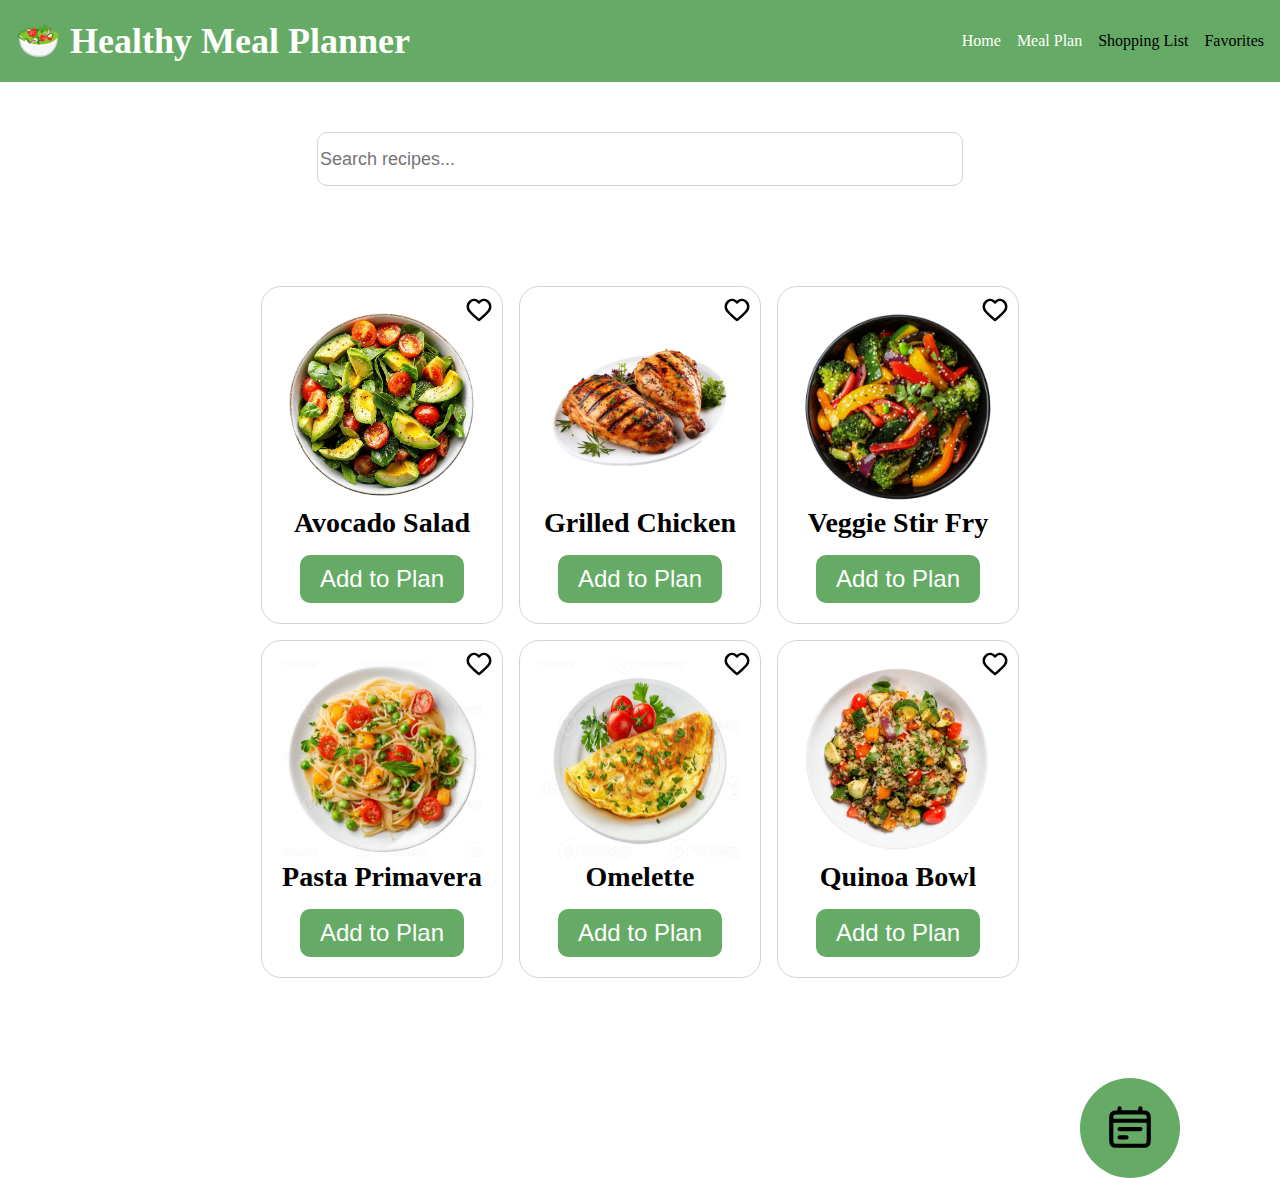
<file: index.html>
<!DOCTYPE html>
<html lang="en">
<head>
    <meta charset="UTF-8">
    <meta name="viewport" content="width=device-width, initial-scale=1.0">
    <title>Healthy Meal Planner</title>
    <link rel="icon" type="image/x-icon" href="assets/salad-svgrepo-com.svg">
    <link rel="stylesheet" href="style.css" />
    <link rel="stylesheet" href="global.css" />
    <link href="https://fonts.googleapis.com/css?family=Inter:400,600&display=swap" rel="stylesheet">
</head>
<body>
    <header>
        <nav class="navbar">
            <div class="page-header">
                <h1>🥗 Healthy Meal Planner</h1>
            </div>
            <ul class="nav-list">
                <li><a href="index.html" class="nav-link">Home</a></li>
                <li><a href="meal-plan.html" class="nav-link">Meal Plan</a></li>
                <li>Shopping List</li>
                <li>Favorites</li>
            </ul>
        </nav>
    </header>
    <main>
        <div class="main-container">
            <section class="search-bar">
                <form action="#">
                    <input type="text" placeholder="Search recipes...">
                </form>
            </section>
            <section class="recipes">
                <div class="recipe-cards">
                    <div class="recipe-card">
                        <button class="favorite"><img src="assets/heart-svgrepo-com.svg" alt="favorite-heart-icon" width="30px" height="30px" /></button>
                        <img src="assets/avocado-salad.png" width="200px" height="200px" />
                        <div class="title-wrapper">
                            <h3>Avocado Salad</h3>
                            <button class="add-plan-button">Add to Plan</button>
                        </div>
                    </div>
                    <div class="recipe-card">
                        <button class="favorite"><img src="assets/heart-svgrepo-com.svg" alt="favorite-heart-icon" width="30px" height="30px" /></button>
                        <img src="assets/grilled-chicken.png" width="200px" height="200px" />
                        <div class="title-wrapper">
                            <h3>Grilled Chicken</h3>
                            <button class="add-plan-button">Add to Plan</button>
                        </div>
                    </div>
                    <div class="recipe-card">
                        <button class="favorite"><img src="assets/heart-svgrepo-com.svg" alt="favorite-heart-icon" width="30px" height="30px" /></button>
                        <img src="assets/veggie-stir-fry.png" width="200px" height="200px" />
                        <div class="title-wrapper">
                            <h3>Veggie Stir Fry</h3>
                            <button class="add-plan-button">Add to Plan</button>
                        </div>
                    </div>
                    <div class="recipe-card">
                        <button class="favorite"><img src="assets/heart-svgrepo-com.svg" alt="favorite-heart-icon" width="30px" height="30px" /></button>
                        <img src="assets/pasta-primavera.png" width="200px" height="200px" />
                        <div class="title-wrapper">
                            <h3>Pasta Primavera</h3>
                            <button class="add-plan-button">Add to Plan</button>
                        </div>
                    </div>
                    <div class="recipe-card">
                        <button class="favorite"><img src="assets/heart-svgrepo-com.svg" alt="favorite-heart-icon" width="30px" height="30px" /></button>
                        <img src="assets/omelette.png" width="200px" height="200px" />
                        <div class="title-wrapper">
                            <h3>Omelette</h3>
                            <button class="add-plan-button">Add to Plan</button>
                        </div>
                    </div>
                    <div class="recipe-card">
                        <button class="favorite"><img src="assets/heart-svgrepo-com.svg" alt="favorite-heart-icon" width="30px" height="30px" /></button>
                        <img src="assets/quinoa-bowl.png" width="200px" height="200px" />
                        <div class="title-wrapper">
                            <h3>Quinoa Bowl</h3>
                            <button class="add-plan-button">Add to Plan</button>
                        </div>
                    </div>
                </div>
            </section>
            <section class="meal-calendar">
                <button class="meal-calendar-button"><a><img src="assets/calendar-lines-svgrepo-com.svg" width="50px" height="50px" /></a></button>
            </section>
        </div>
    </main>
</body>
</html>
</file>
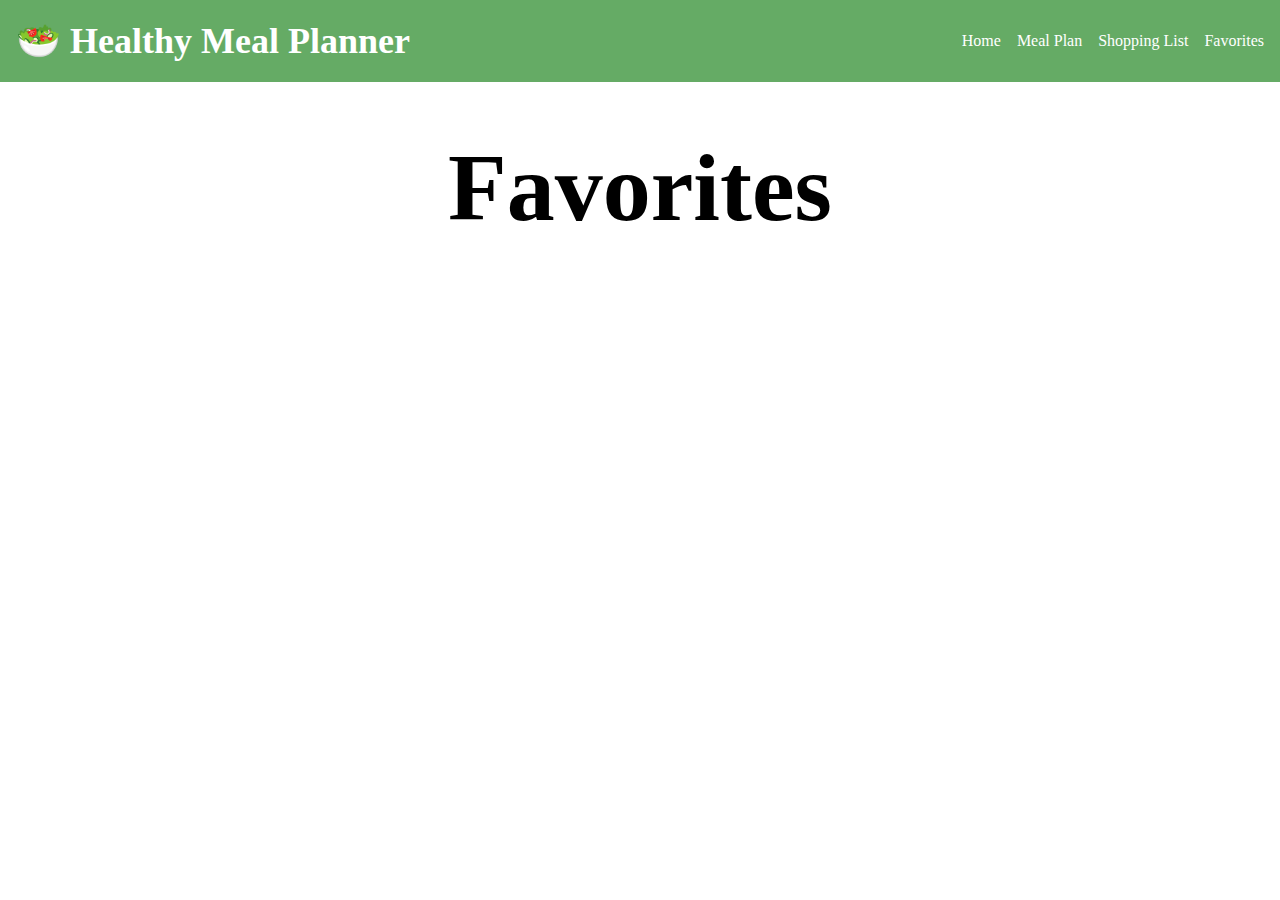
<file: favorites.html>
<!DOCTYPE html>
<html lang="en">
<head>
    <meta charset="UTF-8">
    <meta name="viewport" content="width=device-width, initial-scale=1.0">
    <title>Healthy Meal Planner</title>
    <link rel="icon" type="image/x-icon" href="assets/salad-svgrepo-com.svg">
    <link rel="stylesheet" href="style.css" />
    <link rel="stylesheet" href="global.css" />
    <link href="https://fonts.googleapis.com/css?family=Inter:400,600&display=swap" rel="stylesheet">
</head>
<body>
    <header>
        <nav class="navbar">
            <div class="page-header">
                <h1>🥗 Healthy Meal Planner</h1>
            </div>
            <ul class="nav-list">
                <li><a href="index.html" class="nav-link">Home</a></li>
                <li><a href="meal-plan.html" class="nav-link">Meal Plan</a></li>
                <li><a href="shopping-list.html" class="nav-link">Shopping List</a></li>
                <li><a href="favorites.html" class="nav-link">Favorites</a></li>
            </ul>
        </nav>
    </header>
    <main>
        <div class="main-container">
            <section class="favorites">
                <div class="favorites-header">
                    <h1>Favorites</h1>
                </div>
                <div class="favorites">
                    <div class="favorite-recipe-cards">
                        <!-- <div class="favorite-recipe-card">
                            <button class="favorite"><img src="assets/heart-svgrepo-com.svg" alt="favorite-heart-icon" width="30px" height="30px" /></button>
                            <img src="assets/avocado-salad.png" width="200px" height="200px" />
                            <div class="title-wrapper">
                                <h3>Avocado Salad</h3>
                                <button class="add-plan-button">Add to Plan</button>
                            </div>
                        </div>
                        <div class="favorite-recipe-card">
                            <button class="favorite"><img src="assets/heart-svgrepo-com.svg" alt="favorite-heart-icon" width="30px" height="30px" /></button>
                            <img src="assets/grilled-chicken.png" width="200px" height="200px" />
                            <div class="title-wrapper">
                                <h3>Grilled Chicken</h3>
                                <button class="add-plan-button">Add to Plan</button>
                            </div>
                        </div>
                        <div class="favorite-recipe-card">
                            <button class="favorite"><img src="assets/heart-svgrepo-com.svg" alt="favorite-heart-icon" width="30px" height="30px" /></button>
                            <img src="assets/veggie-stir-fry.png" width="200px" height="200px" />
                            <div class="title-wrapper">
                                <h3>Veggie Stir Fry</h3>
                                <button class="add-plan-button">Add to Plan</button>
                            </div>
                        </div>
                        <div class="favorite-recipe-card">
                            <button class="favorite"><img src="assets/heart-svgrepo-com.svg" alt="favorite-heart-icon" width="30px" height="30px" /></button>
                            <img src="assets/omelette.png" width="200px" height="200px" />
                            <div class="title-wrapper">
                                <h3>Omelette</h3>
                                <button class="add-plan-button">Add to Plan</button>
                            </div>
                        </div> -->
                    </div>
                </div>
                <section class="modal-container" id="modal">
                    <section class="modal">
                        <button class="close-button" id="close">x</button>
                        <div class="modal-content">
                            <h1>Where do you want to add this?</h1>
                            <form class="modal-form">
                                <div>
                                    <label for="day">Day</label>
                                    <input type="text" id="day" name="day" placeholder="Enter day" class="day-input" />
                                </div>
                                <div>
                                    <label for="meal-number">Meal #</label>
                                    <input type="number" id="meal-num" name="meal-num" placeholder="Enter meal number" class="day-input" />
                                </div>
                                <input type="submit" value="submit" class="submit-button" />
                            </form>
                        </div>
                    </section>
                </section>
                <section class="modal-container" id="confirm-modal">
                    <section class="confirm-modal">
                        <button class="close-button" id="close">x</button>
                        <div class="modal-content">
                            <h1>A meal already exists here. Do you want to overwrite it?</h1>
                            <button id="confirm-yes">Yes</button>
                            <button id="confirm-no">No</button>
                        </div>
                    </section>
                </section>
            </section>
            <div id="success-toast-message">Meal Successfully Added to Plan!</div>
            <div id="errorMessage" class="error-message"></div>
            <div id="error-toast-message">There was an error, meal not added to plan :[</div>
        </div>
    </main>
    <script src="app.js"></script>
</body>
</html>
</file>
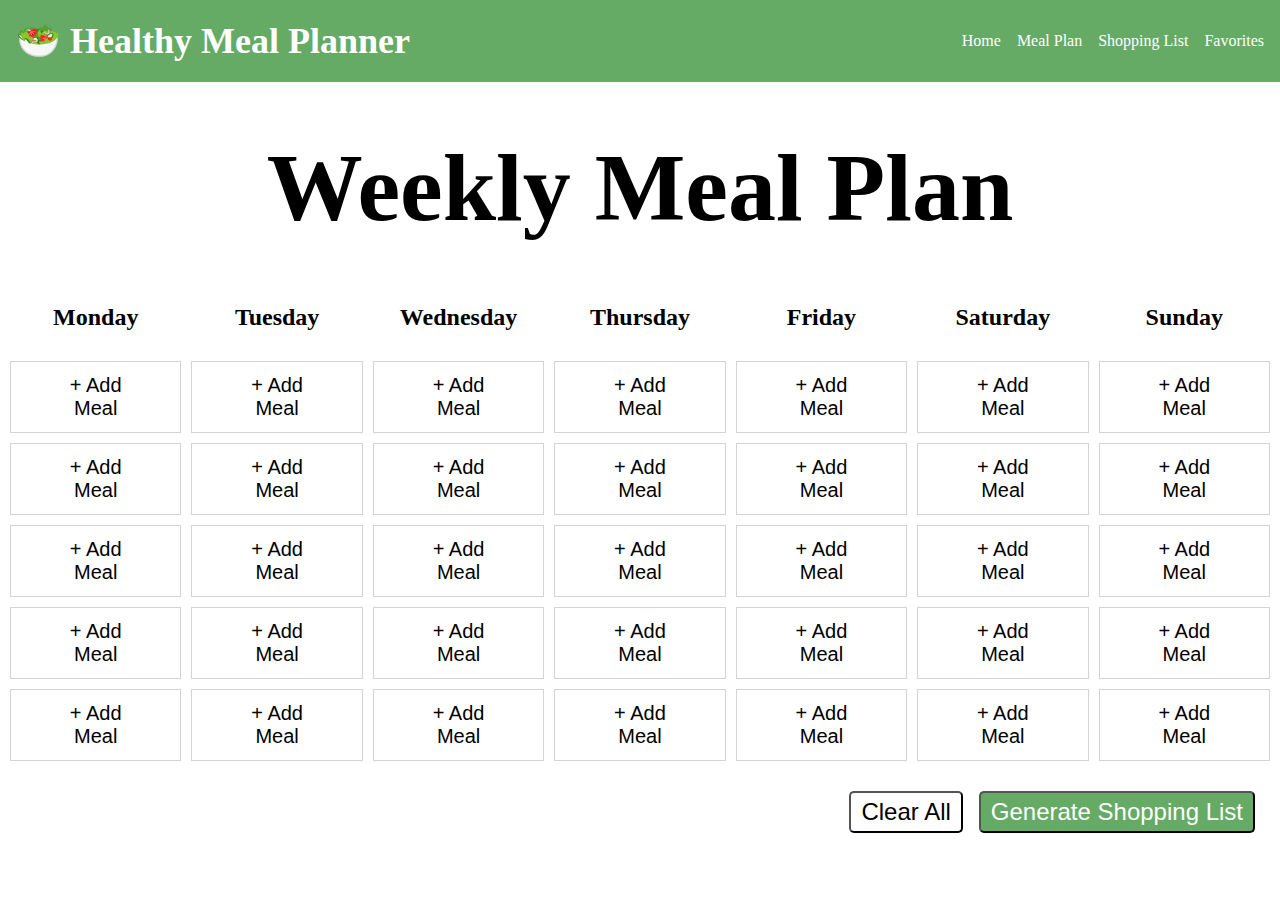
<file: meal-plan.html>
<!DOCTYPE html>
<html lang="en">
<head>
    <meta charset="UTF-8">
    <meta name="viewport" content="width=device-width, initial-scale=1.0">
    <title>Healthy Meal Planner</title>
    <link rel="icon" type="image/x-icon" href="assets/salad-svgrepo-com.svg">
    <link rel="stylesheet" href="style.css" />
    <link rel="stylesheet" href="global.css" />
    <link href="https://fonts.googleapis.com/css?family=Inter:400,600&display=swap" rel="stylesheet">
</head>
<body>
    <header>
        <nav class="navbar">
            <div class="page-header">
                <h1>🥗 Healthy Meal Planner</h1>
            </div>
            <ul class="nav-list">
                <li><a href="index.html" class="nav-link">Home</a></li>
                <li><a href="meal-plan.html" class="nav-link">Meal Plan</a></li>
                <li><a href="shopping-list.html" class="nav-link">Shopping List</a></li>
                <li><a href="favorites.html" class="nav-link">Favorites</a></li>
            </ul>
        </nav>
    </header>
    <main>
        <div class="main-container">
            <section class="meal-plan">
                <div class="meal-plan-calendar-header">
                    <h1>Weekly Meal Plan</h1>
                </div>
                <div class="meal-plan-calendar">
                    <table class="calendar">
                        <thead>
                            <tr>
                                <th>Monday</th>
                                <th>Tuesday</th>
                                <th>Wednesday</th>
                                <th>Thursday</th>
                                <th>Friday</th>
                                <th>Saturday</th>
                                <th>Sunday</th>
                            </tr>
                        </thead>
                        <tbody>
                            <tr>
                                <td><div class="meal" data-day="monday" data-meal="1"><button meal-info='{"day":"monday","mealNum":1}'>+ Add Meal</button></div></td>
                                <td><div class="meal" data-day="tuesday" data-meal="1"><button meal-info='{"day":"tuesday","mealNum":1}'>+ Add Meal</button></div></td>
                                <td><div class="meal" data-day="wednesday" data-meal="1"><button meal-info='{"day":"wednesday","mealNum":1}'>+ Add Meal</button></div></td>
                                <td><div class="meal" data-day="thursday" data-meal="1"><button meal-info='{"day":"thursday","mealNum":1}'>+ Add Meal</button></div></td>
                                <td><div class="meal" data-day="friday" data-meal="1"><button meal-info='{"day":"friday","mealNum":1}'>+ Add Meal</button></div></td>
                                <td><div class="meal" data-day="saturday" data-meal="1"><button meal-info='{"day":"saturday","mealNum":1}'>+ Add Meal</button></div></td>
                                <td><div class="meal" data-day="sunday" data-meal="1"><button meal-info='{"day":"sunday","mealNum":1}'>+ Add Meal</button></div></td>
                            </tr>
                            <tr>
                                <td><div class="meal" data-day="monday" data-meal="2"><button meal-info='{"day":"monday","mealNum":2}'>+ Add Meal</button></div></td>
                                <td><div class="meal" data-day="tuesday" data-meal="2"><button meal-info='{"day":"tuesday","mealNum":2}'>+ Add Meal</button></div></td>
                                <td><div class="meal" data-day="wednesday" data-meal="2"><button meal-info='{"day":"wednesday","mealNum":2}'>+ Add Meal</button></div></td>
                                <td><div class="meal" data-day="thursday" data-meal="2"><button meal-info='{"day":"thursday","mealNum":2}'>+ Add Meal</button></div></td>
                                <td><div class="meal" data-day="friday" data-meal="2"><button meal-info='{"day":"friday","mealNum":2}'>+ Add Meal</button></div></td>
                                <td><div class="meal" data-day="saturday" data-meal="2"><button meal-info='{"day":"saturday","mealNum":2}'>+ Add Meal</button></div></td>
                                <td><div class="meal" data-day="sunday" data-meal="2"><button meal-info='{"day":"sunday","mealNum":2}'>+ Add Meal</button></div></td>
                            </tr>
                            <tr>
                                <td><div class="meal" data-day="monday" data-meal="3"><button meal-info='{"day":"monday","mealNum":3}'>+ Add Meal</button></div></td>
                                <td><div class="meal" data-day="tuesday" data-meal="3"><button meal-info='{"day":"tuesday","mealNum":3}'>+ Add Meal</button></div></td>
                                <td><div class="meal" data-day="wednesday" data-meal="3"><button meal-info='{"day":"wednesday","mealNum":3}'>+ Add Meal</button></div></td>
                                <td><div class="meal" data-day="thursday" data-meal="3"><button meal-info='{"day":"thursday","mealNum":3}'>+ Add Meal</button></div></td>
                                <td><div class="meal" data-day="friday" data-meal="3"><button meal-info='{"day":"friday","mealNum":3}'>+ Add Meal</button></div></td>
                                <td><div class="meal" data-day="saturday" data-meal="3"><button meal-info='{"day":"saturday","mealNum":3}'>+ Add Meal</button></div></td>
                                <td><div class="meal" data-day="sunday" data-meal="3"><button meal-info='{"day":"sunday","mealNum":3}'>+ Add Meal</button></div></td>
                            </tr>
                            <tr>
                                <td><div class="meal" data-day="monday" data-meal="4"><button meal-info='{"day":"monday","mealNum":4}'>+ Add Meal</button></div></td>
                                <td><div class="meal" data-day="tuesday" data-meal="4"><button meal-info='{"day":"tuesday","mealNum":4}'>+ Add Meal</button></div></td>
                                <td><div class="meal" data-day="wednesday" data-meal="4"><button meal-info='{"day":"wednesday","mealNum":4}'>+ Add Meal</button></div></td>
                                <td><div class="meal" data-day="thursday" data-meal="4"><button meal-info='{"day":"thursday","mealNum":4}'>+ Add Meal</button></div></td>
                                <td><div class="meal" data-day="friday" data-meal="4"><button meal-info='{"day":"friday","mealNum":4}'>+ Add Meal</button></div></td>
                                <td><div class="meal" data-day="saturday" data-meal="4"><button meal-info='{"day":"saturday","mealNum":4}'>+ Add Meal</button></div></td>
                                <td><div class="meal" data-day="sunday" data-meal="4"><button meal-info='{"day":"sunday","mealNum":4}'>+ Add Meal</button></div></td>
                            </tr>
                            <tr>
                                <td><div class="meal" data-day="monday" data-meal="5"><button meal-info='{"day":"monday","mealNum":5}'>+ Add Meal</button></div></td>
                                <td><div class="meal" data-day="tuesday" data-meal="5"><button meal-info='{"day":"tuesday","mealNum":5}'>+ Add Meal</button></div></td>
                                <td><div class="meal" data-day="wednesday" data-meal="5"><button meal-info='{"day":"wednesday","mealNum":5}'>+ Add Meal</button></div></td>
                                <td><div class="meal" data-day="thursday" data-meal="5"><button meal-info='{"day":"thursday","mealNum":5}'>+ Add Meal</button></div></td>
                                <td><div class="meal" data-day="friday" data-meal="5"><button meal-info='{"day":"friday","mealNum":5}'>+ Add Meal</button></div></td>
                                <td><div class="meal" data-day="saturday" data-meal="5"><button meal-info='{"day":"saturday","mealNum":5}'>+ Add Meal</button></div></td>
                                <td><div class="meal" data-day="sunday" data-meal="5"><button meal-info='{"day":"sunday","mealNum":5}'>+ Add Meal</button></div></td>
                            </tr>
                        </tbody>
                    </table>
                </div>
                <!-- <div class="meal-plan-calendar-mobile">
                    <section class="day">
                        <h2>Monday</h2>
                        <div class="meal" data-day="monday" data-meal="1"><button meal-info='{"day":"monday","mealNum":1}'>+ Add Meal</button></div>
                        <div class="meal" data-day="monday" data-meal="2"><button meal-info='{"day":"monday","mealNum":2}'>+ Add Meal</button></div>
                        <div class="meal" data-day="monday" data-meal="3"><button meal-info='{"day":"monday","mealNum":3}'>+ Add Meal</button></div>
                        <div class="meal" data-day="monday" data-meal="4"><button meal-info='{"day":"monday","mealNum":4}'>+ Add Meal</button></div>
                        <div class="meal" data-day="monday" data-meal="5"><button meal-info='{"day":"monday","mealNum":5}'>+ Add Meal</button></div>
                    </section>
                    <section class="day">
                        <h2>Tuesday</h2>
                        <div class="meal" data-day="tuesday" data-meal="1"><button meal-info='{"day":"tuesday","mealNum":1}'>+ Add Meal</button></div>
                        <div class="meal" data-day="tuesday" data-meal="2"><button meal-info='{"day":"tuesday","mealNum":2}'>+ Add Meal</button></div>
                        <div class="meal" data-day="tuesday" data-meal="3"><button meal-info='{"day":"tuesday","mealNum":3}'>+ Add Meal</button></div>
                        <div class="meal" data-day="tuesday" data-meal="4"><button meal-info='{"day":"tuesday","mealNum":4}'>+ Add Meal</button></div>
                        <div class="meal" data-day="tuesday" data-meal="5"><button meal-info='{"day":"tuesday","mealNum":5}'>+ Add Meal</button></div>
                    </section>
                    <section class="day">
                        <h2>Wednesday</h2>
                        <div class="meal" data-day="wednesday" data-meal="1"><button meal-info='{"day":"wednesday","mealNum":1}'>+ Add Meal</button></div>
                        <div class="meal" data-day="wednesday" data-meal="2"><button meal-info='{"day":"wednesday","mealNum":2}'>+ Add Meal</button></div>
                        <div class="meal" data-day="wednesday" data-meal="3"><button meal-info='{"day":"wednesday","mealNum":3}'>+ Add Meal</button></div>
                        <div class="meal" data-day="wednesday" data-meal="4"><button meal-info='{"day":"wednesday","mealNum":4}'>+ Add Meal</button></div>
                        <div class="meal" data-day="wednesday" data-meal="5"><button meal-info='{"day":"wednesday","mealNum":5}'>+ Add Meal</button></div>
                    </section>
                    <section class="day">
                        <h2>Thursday</h2>
                        <div class="meal" data-day="thursday" data-meal="1"><button meal-info='{"day":"thursday","mealNum":1}'>+ Add Meal</button></div>
                        <div class="meal" data-day="thursday" data-meal="2"><button meal-info='{"day":"thursday","mealNum":2}'>+ Add Meal</button></div>
                        <div class="meal" data-day="thursday" data-meal="3"><button meal-info='{"day":"thursday","mealNum":3}'>+ Add Meal</button></div>
                        <div class="meal" data-day="thursday" data-meal="4"><button meal-info='{"day":"thursday","mealNum":4}'>+ Add Meal</button></div>
                        <div class="meal" data-day="thursday" data-meal="5"><button meal-info='{"day":"thursday","mealNum":5}'>+ Add Meal</button></div>
                    </section>
                    <section class="day">
                        <h2>Friday</h2>
                        <div class="meal" data-day="friday" data-meal="1"><button meal-info='{"day":"friday","mealNum":1}'>+ Add Meal</button></div>
                        <div class="meal" data-day="friday" data-meal="2"><button meal-info='{"day":"friday","mealNum":2}'>+ Add Meal</button></div>
                        <div class="meal" data-day="friday" data-meal="3"><button meal-info='{"day":"friday","mealNum":3}'>+ Add Meal</button></div>
                        <div class="meal" data-day="friday" data-meal="4"><button meal-info='{"day":"friday","mealNum":4}'>+ Add Meal</button></div>
                        <div class="meal" data-day="friday" data-meal="5"><button meal-info='{"day":"friday","mealNum":5}'>+ Add Meal</button></div>
                    </section>
                    <section class="day">
                        <h2>Saturday</h2>
                        <div class="meal" data-day="saturday" data-meal="1"><button meal-info='{"day":"saturday","mealNum":1}'>+ Add Meal</button></div>
                        <div class="meal" data-day="saturday" data-meal="2"><button meal-info='{"day":"saturday","mealNum":2}'>+ Add Meal</button></div>
                        <div class="meal" data-day="saturday" data-meal="3"><button meal-info='{"day":"saturday","mealNum":3}'>+ Add Meal</button></div>
                        <div class="meal" data-day="saturday" data-meal="4"><button meal-info='{"day":"saturday","mealNum":4}'>+ Add Meal</button></div>
                        <div class="meal" data-day="saturday" data-meal="5"><button meal-info='{"day":"saturday","mealNum":5}'>+ Add Meal</button></div>
                    </section>
                    <section class="day">
                        <h2>Sunday</h2>
                        <div class="meal" data-day="sunday" data-meal="1"><button meal-info='{"day":"sunday","mealNum":1}'>+ Add Meal</button></div>
                        <div class="meal" data-day="sunday" data-meal="2"><button meal-info='{"day":"sunday","mealNum":2}'>+ Add Meal</button></div>
                        <div class="meal" data-day="sunday" data-meal="3"><button meal-info='{"day":"sunday","mealNum":3}'>+ Add Meal</button></div>
                        <div class="meal" data-day="sunday" data-meal="4"><button meal-info='{"day":"sunday","mealNum":4}'>+ Add Meal</button></div>
                        <div class="meal" data-day="sunday" data-meal="5"><button meal-info='{"day":"sunday","mealNum":5}'>+ Add Meal</button></div>
                    </section>
                </div> -->
                <div class="calendar-buttons">
                    <button class="clear-all">Clear All</button>
                    <button class="generate-shopping-list">Generate Shopping List</button>
                </div>
                <div id="errorMessage" class="error-message"></div>
            </section>
            <section class="modal-container" id="modal">
                <section class="modal">
                    <button class="close-button" id="close">x</button>
                    <div class="modal-content">
                        <h1>What recipe would you like to add?</h1>
                        <input id="modal-search" type="text" placeholder="Search for recipes...">
                        <button id="modal-search-btn">Search</button>
                        <button id="modal-clear-all-btn">Clear</button>
                        <div class="spinner"></div>
                        <div class="modal-recipe-cards"></div>
                    </div>
                </section>
            </section>
             <div id="success-toast-message">Meal Successfully Added to Plan!</div>
             <div id="clear-success-toast-message">All meals successfully cleared!</div>
             <div id="update-success-toast-message">Meal successfully updated!</div>
             <div id="delete-success-toast-message">Meal successfully deleted!</div>
             <div id="generate-success-toast-message">Shopping list successfully generated!</div>
            <div id="error-toast-message">There was an error, meal not added to plan :[</div>
            <div id="errorMessage" class="error-message"></div>
        </div>
    </main>
    <!-- <script src="app.js"></script> -->
    <script type="module" src="src/pages/meal-plan.js"></script>
</body>
</html>
</file>
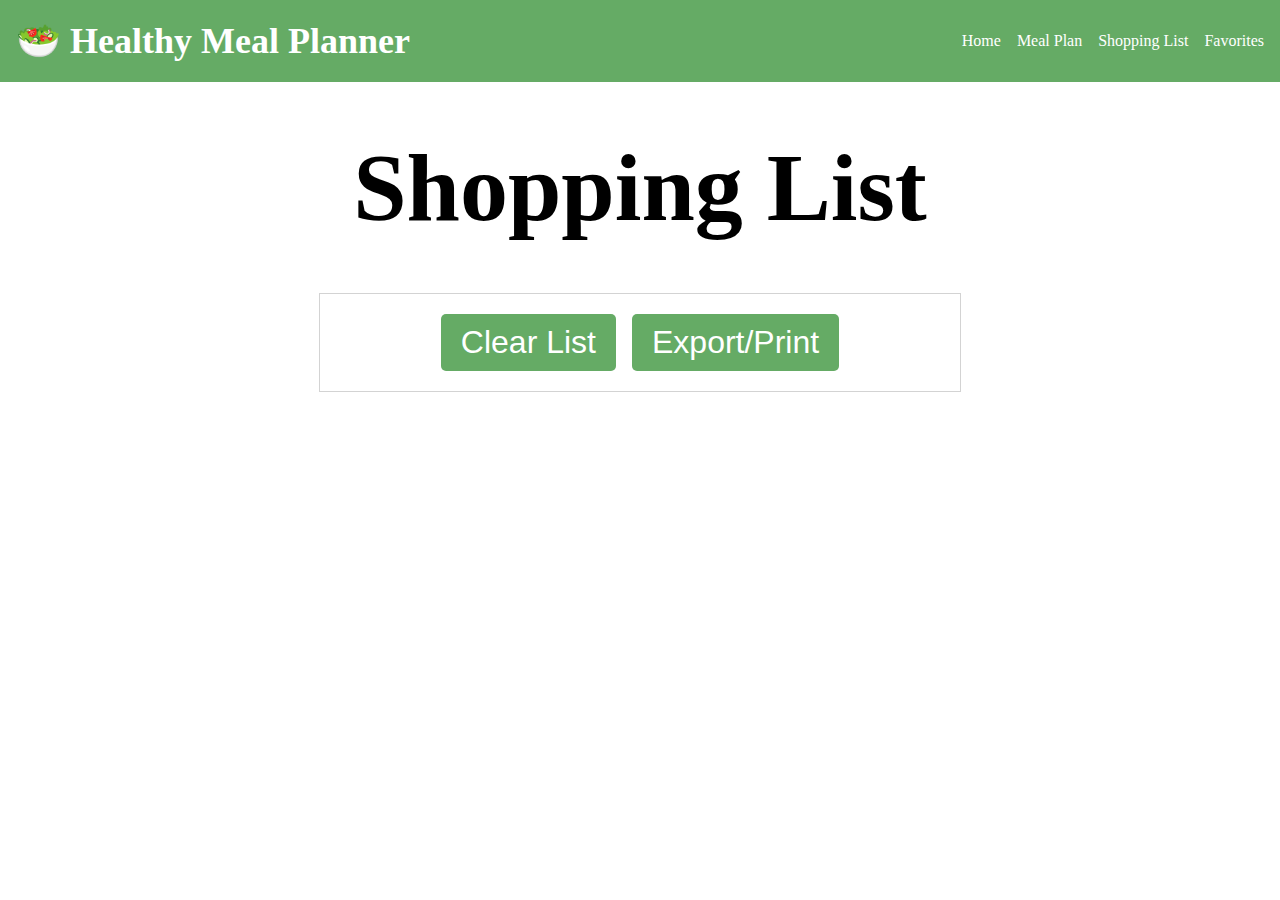
<file: shopping-list.html>
<!DOCTYPE html>
<html lang="en">
<head>
    <meta charset="UTF-8">
    <meta name="viewport" content="width=device-width, initial-scale=1.0">
    <title>Healthy Meal Planner</title>
    <link rel="icon" type="image/x-icon" href="assets/salad-svgrepo-com.svg">
    <link rel="stylesheet" href="style.css" />
    <link rel="stylesheet" href="global.css" />
    <link href="https://fonts.googleapis.com/css?family=Inter:400,600&display=swap" rel="stylesheet">
</head>
<body>
    <header>
        <nav class="navbar">
            <div class="page-header">
                <h1>🥗 Healthy Meal Planner</h1>
            </div>
            <ul class="nav-list">
                <li><a href="index.html" class="nav-link">Home</a></li>
                <li><a href="meal-plan.html" class="nav-link">Meal Plan</a></li>
                <li><a href="shopping-list.html" class="nav-link">Shopping List</a></li>
                <li><a href="favorites.html" class="nav-link">Favorites</a></li>
            </ul>
        </nav>
    </header>
    <main>
        <div class="main-container">
            <section class="shopping-list">
                <div class="shopping-list-header">
                    <h1>Shopping List</h1>
                </div>
                <div class="shopping-wrapper">
                    <ul class="shopping-list-ul">
                        <!-- <div class="item"><input type="checkbox" /><li>Avocados</li></div>
                        <div class="item"><input type="checkbox" /><li>Pasta</li></div>
                        <div class="item"><input type="checkbox" /><li>Chicken</li></div>
                        <div class="item"><input type="checkbox" /><li>Eggs</li></div>
                        <div class="item"><input type="checkbox" /><li>Bell Peppers</li></div> -->
                    </ul>
                    <div class="shopping-list-actions">
                        <button class="clear-list">Clear List</button>
                        <button class="export-print">Export/Print</button>
                    </div>
                </div>
                <div id="errorMessage" class="error-message"></div>
            </section>
            <div id="clear-list-success-toast-message">Shopping list successfully cleared!</div>
        </div>
    </main>
    <!-- <script src="app.js"></script> -->
    <script type="module" src="src/pages/shopping-list.js"></script>
</body>
</html>
</file>
<file: style.css>
.navbar {
    display: flex;
    justify-content: space-between;
    align-items: center;
    background-color: #65ab65;
    padding: 20px 0;
}

.nav-list {
    display: flex;
    list-style: none;
    gap: 16px;
    padding-right: 16px;
    background-color: #65ab65;
}

.nav-link {
    text-decoration: none;
    color: white;
    background-color: #65ab65;
}

.page-header h1 {
    font-size: 36px;
    text-align: center;
    padding-left: 16px;
    color: white;
    background-color: #65ab65;
}

@media (max-width: 480px) {
    .nav-list {
        gap: 8px;
    }
    .page-header h1 {
        font-size: 16px;
    }
}
.main-container {
    display: flex;
    flex-direction: column;
    gap: 100px;
}

.recipes-header {
    display: flex;
    flex-direction: column;
    align-items: center;
    padding-top: 50px;
    font-size: 48px;
}

@media (max-width: 480px) {
    .recipes-header {
        font-size: 24px;
    }
}

.search-bar {
    padding-top: 50px;
    text-align: center;
}

.search-bar form {
    display: flex;
    justify-content: center;
    align-items: center;
}

.search-bar input {
    width: 50%;
    height: 50px;
    border: 1px solid lightgray;
    border-radius: 10px;
    font-size: 18px;
}

.search-clear-all {
    width: 10%;
    height: 50px;
    border: 1px solid lightgray;
    border-radius: 10px;
    font-size: 18px;
    cursor: pointer;
}

@media (max-width: 480px) {
    .search-clear-all {
        width: 20%;
        font-size: 14px;
    }
}

.search-bar .submit-btn {
    width: 10%;
    cursor: pointer;
}

.recipes {
    display: flex;
    flex-direction: column;
    align-items: center;
}

.spinner {
    display: none;
    border: 8px solid #f3f3f3;
    border-top: 8px solid #65ab65;
    border-radius: 50%;
    width: 120px;
    height: 120px;
    animation: spin 1s linear infinite;
    margin: 40px auto;
    grid-column: 1 / -1;
}

@keyframes spin {
    0% { transform: rotate(0deg);}
    100% { transform: rotate(360deg);}
}

.recipe-cards {
    display: grid;
    grid-template-columns: repeat(3, 1fr);
    gap: 16px;
    align-items: start;
}

.recipe-card {
    display: flex;
    flex-direction: column;
    align-items: center;
    border: 1px solid lightgray;
    border-radius: 20px;
    padding: 20px;
    position: relative;
}

@media (max-width: 480px) {
    .recipe-cards {
        display: flex;
        flex-direction: column;
        align-items: center;
    }
    
    .recipe-card {
        width: 50%;
        height: 50%;
    }
}
.favorite {
    display: flex;
    align-items: center;
    justify-content: center;
    position: absolute;
    top: 10px;
    right: 10px;
    z-index: 1;
    background: none;
    border: none;
    cursor: pointer;
    padding: 0;
}

.title-wrapper {
    display: flex;
    flex-direction: column;
    justify-content: center;
    align-items: center;
    gap: 16px;
}

.title-wrapper h3 {
    font-size: 28px;
}

.meal-calendar {
    display: flex;
    flex-direction: column;
    align-items: end;
    padding-right: 100px;
    gap: 0px;
}
.meal-calendar-button {
    width: 50px;
    height: 50px;
    border-radius: 50%;
    display: flex;
    align-items: center;
    justify-content: center;
    cursor: pointer;
    padding: 50px;
    border: none;
    background-color: #65ab65;
}


.meal-calendar-button img {
    align-self: center;
    background: transparent;
    background-color: #65ab65;
}

.meal-calendar-button a {
    text-decoration: none;
    background-color: #65ab65;
}

@media (max-width: 480px) {
    .meal-calendar {
        padding-right: 25px;
        padding-bottom: 25px;
    }
    .meal-calendar-button {
        width: 25px;
        height: 25px;
        padding: 25px;
    }

    .meal-calendar-button img {
        width: 25px;
        height: 25px;
    }
}

.modal-container {
    display: none;
    background-color: transparent;
    position: fixed;
    top: 0;
    left: 0;
    right: 0;
    bottom: 0;
    z-index: 1000;
    opacity: 0;
    visibility: hidden;
    transition: opacity 0.3s ease;
}

.modal-container.show-modal {
    display: block;
    opacity: 1;
    visibility: visible;
}

.modal, .confirm-modal {
    background: #98ecb4;
    display: block;
    border-radius: 5px;
    position: absolute;
    cursor: move;
    overflow: hidden;
    top: 50%;
    left: 50%;
    transform: translate(-50%, -50%);
    max-width: 100%;
    width: 400px;
    z-index: 1100;
}

@media (max-width: 480px) {
    .modal, .confirm-modal {
        width: 50%;
    }
}

.modal-content {
    padding: 20px;
    background: transparent;
}

.modal-content h1 {
    background: transparent;
}

.modal-form {
    background: transparent;
}

.modal-form div {
    margin: 20px 0;
    background: transparent;
}

.modal-form label {
    display: block;
    margin-bottom: 6px;
    background: transparent;
}

.modal-form .form-input {
    padding: 8px;
    width: 100%;
}

@media (max-width: 480px) {
    .modal-form div input {
        width: 50%;
    }
    .modal-form .form-input {
        width: 30%;
    }
}

.close-button {
    background: transparent;
    border: none;
    font-size: 25px;
    position: absolute;
    top: 5px;
    right: 0;
    cursor: pointer;
}

.modal-container .submit-button {
    padding: 10px 30px;
    font-weight: bold;
    background: #65ab65;
    border: none;
    color: #ffffff;
    cursor: pointer;
}

.add-plan-button {
    font-size: 24px;
    padding: 10px 20px;
    border-radius: 10px;
    color: white;
    cursor: pointer;
    background-color: #65ab65;
    border: none;
}
/* Meal Plan Calendar */

.meal-plan {
    display: flex;
    flex-direction: column;
    align-items: center;
    padding-top: 50px;
}

.meal-plan-calendar-header {
    font-size: 48px;
    padding-bottom: 50px;
}

.calendar-buttons {
    display: flex;
    gap: 16px;
    align-items: center;
    justify-content: flex-end;
    width: 100%;
    padding-right: 50px;
    padding-top: 20px;
}


@media (max-width: 480px) {
    .meal-plan-calendar-header {
        font-size: 24px;
    }

    .calendar {
        display: block;
        width: 100%;
        border-spacing: 0;
    }

    .calendar thead {
        display: none; /* Hide table headers on mobile */
    }

    .calendar tbody, 
    .calendar tr {
        display: block;
        width: 100%;
    }

    .calendar td {
        /* Stack cells vertically */
        display: block;
        width: 90%;
        margin: 10px auto;
        border: 1px solid lightgray;
        border-radius: 8px;
        position: relative;
    }

        /* Day label styles - simplified and consistent */
    .meal[data-day]::before {
        content: attr(data-day);
        display: block;
        width: 100%;
        text-align: center;
        font-weight: bold;
        font-size: 16px;
        padding: 8px 0;
        border-radius: 8px 8px 0 0;
        /* Remove position absolute/relative positioning */
        text-transform: capitalize;
    }

    .meal {
        padding: 10px;
        min-height: 50px;
        border-radius: 0 0 8px 8px;
        /* Add word wrap for long content */
        word-wrap: break-word;
        overflow-wrap: break-word;
    }

    /* Remove specific day styles that might cause inconsistency */
    .meal[data-day="monday"]::before,
    .meal[data-day="tuesday"]::before,
    .meal[data-day="wednesday"]::before,
    .meal[data-day="thursday"]::before,
    .meal[data-day="friday"]::before,
    .meal[data-day="saturday"]::before,
    .meal[data-day="sunday"]::before {
        position: static; /* Override any position settings */
        top: auto;
        margin: 0;
    }

        /* Adjust favorite button position */
    .meal .favorite {
        top: 15px;
        right: 15px;
    }

    .favorite {
        max-width: 50px;
    }

    /* Adjust add meal button style */
    .meal button {
        width: auto; /* Changed from 100% */
        min-width: 80px;
        padding: 8px 12px;
        margin: 5px 0;
        font-size: 14px; /* Reduced font size */
        white-space: nowrap; /* Prevent button text from wrapping */
    }

     /* Center the bottom action buttons */
    .calendar-buttons {
        display: flex;
        justify-content: center;
        gap: 10px;
        width: 90%;
        margin: 0 auto;
        padding: 10px 0;
        padding-right: 0;
    }

    .clear-all,
    .generate-shopping-list {
        width: auto;
        min-width: 100px;
        text-align: center;
    }
    /* CSS */
    .calendar td::before {
        content: attr(data-day); /* Gets the value from data-day attribute */
        display: block;
        font-weight: bold;
        color: black;
        /* ... other styling ... */
    }

    #modal-search {
        width: 90%;
    }
}


.calendar {
    border-spacing: 10px;
}

.calendar th {
    font-size: 24px;
    padding-bottom: 20px;
}

.calendar td {
    border: 1px solid lightgray;
    background-color: white;
}

.meal {
    display: flex;
    flex-direction: column;
    align-items: center;
    gap: 16px;
    background-color: white;
    padding: 10px 30px;
    position: relative;
}

.favorite {
    position: absolute;
    top: 8px;
    right: 8px;
    background: none;
    border: none;
    cursor: pointer;
    z-index: 2;
}

.heart-svg.favorited path {
    fill: red;
}

.meal button {
    border: none;
    font-size: 20px;
    cursor: pointer;
    background-color: white;
}



.meal img {
    background-color: white;
}



.modal-recipe-cards {
    display: grid;
    grid-template-columns: repeat(3, 1fr);
    gap: 16px;
    align-items: start;
    overflow: scroll;
    max-height: 400px;
}

.modal-recipe-card {
    display: flex;
    flex-direction: column;
    align-items: center;
    width: 50px;
    border: 1px solid lightgray;
    border-radius: 20px;
    padding: 20px;
    position: relative;
}

@media (max-width: 480px) {
    /* Update modal styles */
    .modal {
        background: #98ecb4;
        border-radius: 5px;
        position: fixed; /* Change from absolute to fixed */
        cursor: default; /* Remove move cursor */
        top: 50%;
        left: 50%;
        transform: translate(-50%, -50%);
        max-width: 100%;
        width: 400px;
        z-index: 1100;
        max-height: 80vh; /* Limit modal height */
        overflow: hidden; /* Hide overflow */
    }

    /* Update recipe cards container */
    .modal-recipe-cards {
        display: flex; /* Change from grid to flex */
        flex-wrap: nowrap;
        gap: 16px;
        padding: 10px;
        overflow-x: auto;
        overflow-y: hidden;
        width: 100%;
        -webkit-overflow-scrolling: touch; /* Smooth scrolling on iOS */
        scroll-snap-type: x mandatory;
    }

    .modal-recipe-card {
        flex: 0 0 auto;
        width: 200px;
        min-width: 200px;
        scroll-snap-align: start;
        background: white;
        border: 1px solid lightgray;
        border-radius: 20px;
        padding: 20px;
        position: relative;
    }

        /* Add scrollbar styling */
    .modal-recipe-cards::-webkit-scrollbar {
        height: 8px;
    }

    .modal-recipe-cards::-webkit-scrollbar-track {
        background: #f1f1f1;
        border-radius: 4px;
    }

    .modal-recipe-cards::-webkit-scrollbar-thumb {
        background: #65ab65;
        border-radius: 4px;
    }

}

.add-meal-button {
    padding: 10px 20px;
    border-radius: 10px;
    color: white;
    cursor: pointer;
    background-color: #65ab65;
    border: none;
}

.modal-title-wrapper {
    display: flex;
    flex-direction: column;
    justify-content: center;
    align-items: center;
    gap: 16px;
}



.clear-all {
    border-radius: 5px;
    background-color: white;
    padding: 5px 10px;
    font-size: 24px;
    cursor: pointer;
}

.generate-shopping-list {
    border-radius: 5px;
    font-size: 24px;
    background-color: #65ab65;
    color: white;
    padding: 5px 10px;
    cursor: pointer;
}

/* Shopping List */

.shopping-list {
    display: flex;
    flex-direction: column;
    align-items: center;
    padding-top: 50px;
}

.shopping-list-header {
    font-size: 48px;
    padding-bottom: 50px;
}

.shopping-wrapper {
    border: 1px solid lightgray;
    width: 50%;

}
.shopping-list-ul {
    list-style: none;
    font-size: 50px;
}

.shopping-list .item {
    display: flex;
    gap: 16px;
}

.shopping-list .item input {
    width: 50px;
    height: 50px;
}

.shopping-list-actions {
    display: flex;
    gap: 16px;
    justify-content: center;
    align-items: center;
    padding: 20px 0;
}

.clear-list, .export-print {
    border-radius: 5px;
    font-size: 32px;
    background-color: #65ab65;
    color: white;
    padding: 10px 20px;
    cursor: pointer;
    border: none;
}

/* Favorites */

.favorites {
    display: flex;
    flex-direction: column;
    align-items: center;
    padding-top: 50px;
}

.favorites-header {
    font-size: 48px;
    padding-bottom: 50px;
}

.favorite-recipe-cards {
    display: grid;
    grid-template-columns: repeat(3, 1fr);
    gap: 16px;
    align-items: start;
}

.favorite-recipe-card {
    display: flex;
    flex-direction: column;
    align-items: center;
    border: 1px solid lightgray;
    border-radius: 20px;
    padding: 20px;
    position: relative;
}

#success-toast-message, #clear-success-toast-message, 
#update-success-toast-message, #delete-success-toast-message, 
#generate-success-toast-message, #clear-list-success-toast-message {
    visibility: hidden;
    min-width: 250px;
    margin-left: -125px; /* Divide value of min-width by 2 */
    background-color: #06c455; /* Black background color */
    color: #fff; /* White text color */
    text-align: center; /* Centered text */
    border-radius: 2px; /* Rounded borders */
    padding: 16px; /* Padding */
    position: fixed; /* Sit on top of the screen */
    z-index: 1; /* Add a z-index if needed */
    left: 50%; /* Center the snackbar */
    bottom: 30px; /* 30px from the bottom */
}

#success-toast-message.show, #clear-success-toast-message.show, 
#update-success-toast-message.show, #delete-success-toast-message.show, 
#generate-success-toast-message.show, #clear-list-success-toast-message.show {
    visibility: visible;
    -webkit-animation: fadein 0.5s, fadeout 0.5s 2.5s;
    animation: fadein 0.5s, fadeout 0.5s 2.5s;
}

#error-toast-message, #errorMessage {
    visibility: hidden;
    min-width: 250px;
    margin-left: -125px; /* Divide value of min-width by 2 */
    background-color: #c40606; /* Black background color */
    color: #fff; /* White text color */
    text-align: center; /* Centered text */
    border-radius: 2px; /* Rounded borders */
    padding: 16px; /* Padding */
    position: fixed; /* Sit on top of the screen */
    z-index: 1; /* Add a z-index if needed */
    left: 50%; /* Center the snackbar */
    bottom: 30px; /* 30px from the bottom */
}

#error-toast-message.show, #errorMessage.show {
    visibility: visible;
    -webkit-animation: fadein 0.5s, fadeout 0.5s 2.5s;
    animation: fadein 0.5s, fadeout 0.5s 2.5s;
}

@-webkit-keyframes fadein {
  from {bottom: 0; opacity: 0;} 
  to {bottom: 30px; opacity: 1;}
}

@keyframes fadein {
  from {bottom: 0; opacity: 0;}
  to {bottom: 30px; opacity: 1;}
}

@-webkit-keyframes fadeout {
  from {bottom: 30px; opacity: 1;} 
  to {bottom: 0; opacity: 0;}
}

@keyframes fadeout {
  from {bottom: 30px; opacity: 1;}
  to {bottom: 0; opacity: 0;}
}
</file>
<file: global.css>
* {
    margin: 0;
}
</file>
